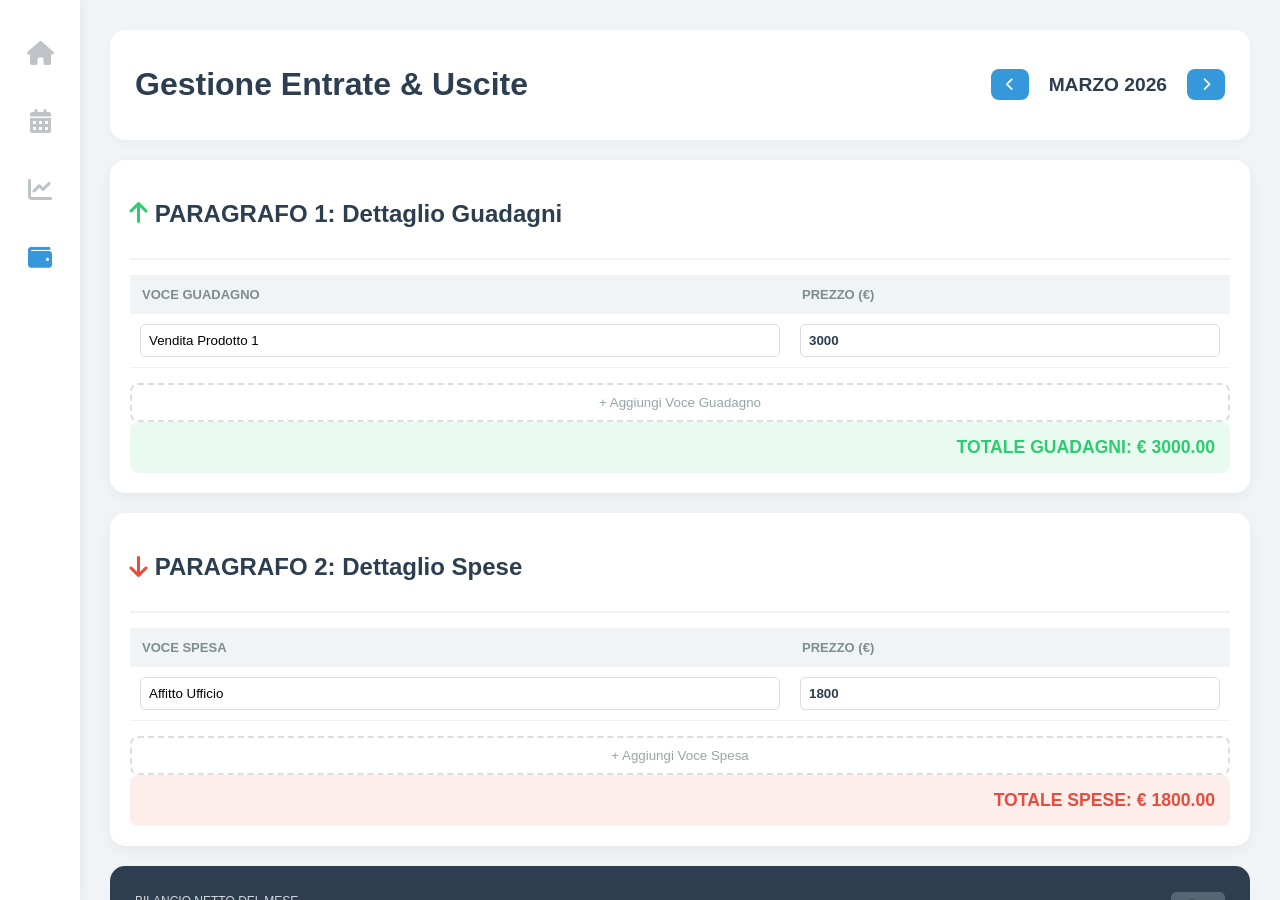
<file: guadagni.htm>
<!DOCTYPE html>
<html lang="it">
<head>
    <meta charset="UTF-8">
    <meta name="viewport" content="width=device-width, initial-scale=1.0">
    <title>Bilancio App - Guadagni e Spese</title>
    <link rel="stylesheet" href="https://cdnjs.cloudflare.com/ajax/libs/font-awesome/6.0.0/css/all.min.css">
    <style>
        :root {
            --bg-color: #f0f4f7;
            --sidebar-color: #ffffff;
            --primary-blue: #3498db;
            --income-green: #2ecc71;
            --expense-red: #e74c3c;
            --text-dark: #2c3e50;
            --header-bg: #e1f0fa;
        }

        body {
            font-family: 'Segoe UI', sans-serif;
            margin: 0; display: flex; height: 100vh;
            background-color: var(--bg-color); color: var(--text-dark);
        }

        /* --- SIDEBAR --- */
        .sidebar {
            width: 80px; background: var(--sidebar-color);
            display: flex; flex-direction: column; align-items: center;
            padding: 20px 0; box-shadow: 2px 0 10px rgba(0,0,0,0.05);
        }
        .nav-link { color: #bdc3c7; font-size: 24px; margin: 20px 0; text-decoration: none; transition: 0.3s; }
        .nav-link:hover, .nav-link.active { color: var(--primary-blue); }

        /* --- MAIN CONTENT --- */
        .main-content {
            flex-grow: 1; padding: 30px; overflow-y: auto;
            display: flex; flex-direction: column; gap: 20px;
        }

        .header-nav {
            display: flex; justify-content: space-between; align-items: center;
            background: white; padding: 15px 25px; border-radius: 15px; box-shadow: 0 4px 10px rgba(0,0,0,0.03);
        }

        .month-selector { display: flex; align-items: center; gap: 20px; font-weight: bold; font-size: 1.2rem; }
        .btn-nav { background: var(--primary-blue); border: none; color: white; padding: 8px 15px; border-radius: 8px; cursor: pointer; }

        /* --- TABELLE --- */
        .section-card { background: white; border-radius: 15px; padding: 20px; box-shadow: 0 4px 15px rgba(0,0,0,0.05); }
        .section-title { 
            border-bottom: 2px solid var(--bg-color); padding-bottom: 10px; margin-bottom: 15px;
            display: flex; justify-content: space-between; align-items: center;
        }

        table { width: 100%; border-collapse: collapse; margin-bottom: 15px; }
        th { text-align: left; padding: 12px; background: var(--bg-color); color: #7f8c8d; font-size: 13px; text-transform: uppercase; }
        td { padding: 10px; border-bottom: 1px solid #f0f0f0; }

        input {
            width: 100%; padding: 8px; border: 1px solid #ddd; border-radius: 5px;
            font-family: inherit; box-sizing: border-box;
        }

        .price-input { font-weight: bold; color: var(--text-dark); }

        .total-row { font-size: 1.1rem; font-weight: bold; text-align: right; padding: 15px; border-radius: 8px; }
        .total-income { background: rgba(46, 204, 113, 0.1); color: var(--income-green); }
        .total-expense { background: rgba(231, 76, 60, 0.1); color: var(--expense-red); }

        .btn-add {
            background: none; border: 2px dashed #ddd; color: #95a5a6; width: 100%;
            padding: 10px; border-radius: 8px; cursor: pointer; transition: 0.3s;
        }
        .btn-add:hover { border-color: var(--primary-blue); color: var(--primary-blue); }

        /* --- FOOTER GENERALE --- */
        .footer-summary {
            background: var(--text-dark); color: white; padding: 25px;
            border-radius: 15px; display: flex; justify-content: space-between; align-items: center;
        }
        .grand-total { font-size: 1.8rem; font-weight: bold; }
    </style>
</head>
<body>

    <nav class="sidebar">
        <a href="index.html" class="nav-link"><i class="fas fa-home"></i></a>
        <a href="calendario.html" class="nav-link"><i class="fas fa-calendar-alt"></i></a>
        <a href="resoconto.html" class="nav-link"><i class="fas fa-chart-line"></i></a>
        <a href="#" class="nav-link active"><i class="fas fa-wallet"></i></a>
    </nav>

    <div class="main-content">
        <div class="header-nav">
            <h1>Gestione Entrate & Uscite</h1>
            <div class="month-selector">
                <button class="btn-nav" onclick="changeMonth(-1)"><i class="fas fa-chevron-left"></i></button>
                <span id="currentDateDisplay">MARZO 2026</span>
                <button class="btn-nav" onclick="changeMonth(1)"><i class="fas fa-chevron-right"></i></button>
            </div>
        </div>

        <div class="section-card">
            <div class="section-title">
                <h2><i class="fas fa-arrow-up" style="color:var(--income-green)"></i> PARAGRAFO 1: Dettaglio Guadagni</h2>
            </div>
            <table id="incomeTable">
                <thead>
                    <tr>
                        <th style="width: 60%;">Voce Guadagno</th>
                        <th>Prezzo (€)</th>
                    </tr>
                </thead>
                <tbody>
                    <tr>
                        <td><input type="text" placeholder="Es. Stipendio" value="Vendita Prodotto 1"></td>
                        <td><input type="number" class="price-input" value="3000" oninput="calculate()"></td>
                    </tr>
                </tbody>
            </table>
            <button class="btn-add" onclick="addRow('incomeTable')">+ Aggiungi Voce Guadagno</button>
            <div class="total-row total-income">TOTALE GUADAGNI: € <span id="sumIncome">3000.00</span></div>
        </div>

        <div class="section-card">
            <div class="section-title">
                <h2><i class="fas fa-arrow-down" style="color:var(--expense-red)"></i> PARAGRAFO 2: Dettaglio Spese</h2>
            </div>
            <table id="expenseTable">
                <thead>
                    <tr>
                        <th style="width: 60%;">Voce Spesa</th>
                        <th>Prezzo (€)</th>
                    </tr>
                </thead>
                <tbody>
                    <tr>
                        <td><input type="text" placeholder="Es. Affitto" value="Affitto Ufficio"></td>
                        <td><input type="number" class="price-input" value="1800" oninput="calculate()"></td>
                    </tr>
                </tbody>
            </table>
            <button class="btn-add" onclick="addRow('expenseTable')">+ Aggiungi Voce Spesa</button>
            <div class="total-row total-expense">TOTALE SPESE: € <span id="sumExpense">1800.00</span></div>
        </div>

        <div class="footer-summary">
            <div>
                <span style="opacity: 0.8; text-transform: uppercase; font-size: 12px;">Bilancio Netto del Mese</span>
                <div class="grand-total" id="grandTotal">€ 1.200,00</div>
            </div>
            <i class="fas fa-vault fa-3x" style="opacity: 0.2;"></i>
        </div>
    </div>

    <script>
        let monthIdx = 2; // Marzo
        const mesi = ["Gennaio", "Febbraio", "Marzo", "Aprile", "Maggio", "Giugno", "Luglio", "Agosto", "Settembre", "Ottobre", "Novembre", "Dicembre"];

        function changeMonth(delta) {
            monthIdx += delta;
            if(monthIdx > 11) monthIdx = 0;
            if(monthIdx < 0) monthIdx = 11;
            document.getElementById('currentDateDisplay').innerText = `${mesi[monthIdx].toUpperCase()} 2026`;
            
            // Qui potresti pulire i campi per simulare il cambio mese
            // resetFields(); 
        }

        function addRow(tableId) {
            const table = document.getElementById(tableId).getElementsByTagName('tbody')[0];
            const newRow = table.insertRow();
            newRow.innerHTML = `
                <td><input type="text" placeholder="Nuova voce..."></td>
                <td><input type="number" class="price-input" value="0" oninput="calculate()"></td>
            `;
        }

        function calculate() {
            let totalIncome = 0;
            let totalExpense = 0;

            document.querySelectorAll('#incomeTable .price-input').forEach(input => {
                totalIncome += parseFloat(input.value) || 0;
            });

            document.querySelectorAll('#expenseTable .price-input').forEach(input => {
                totalExpense += parseFloat(input.value) || 0;
            });

            document.getElementById('sumIncome').innerText = totalIncome.toFixed(2);
            document.getElementById('sumExpense').innerText = totalExpense.toFixed(2);
            
            const grandTotal = totalIncome - totalExpense;
            const grandTotalEl = document.getElementById('grandTotal');
            grandTotalEl.innerText = `€ ${grandTotal.toLocaleString('it-IT', {minimumFractionDigits: 2})}`;
            
            grandTotalEl.style.color = grandTotal >= 0 ? '#2ecc71' : '#e74c3c';
        }

        // Calcolo iniziale al caricamento
        calculate();
    </script>
</body>
</html>
</file>
